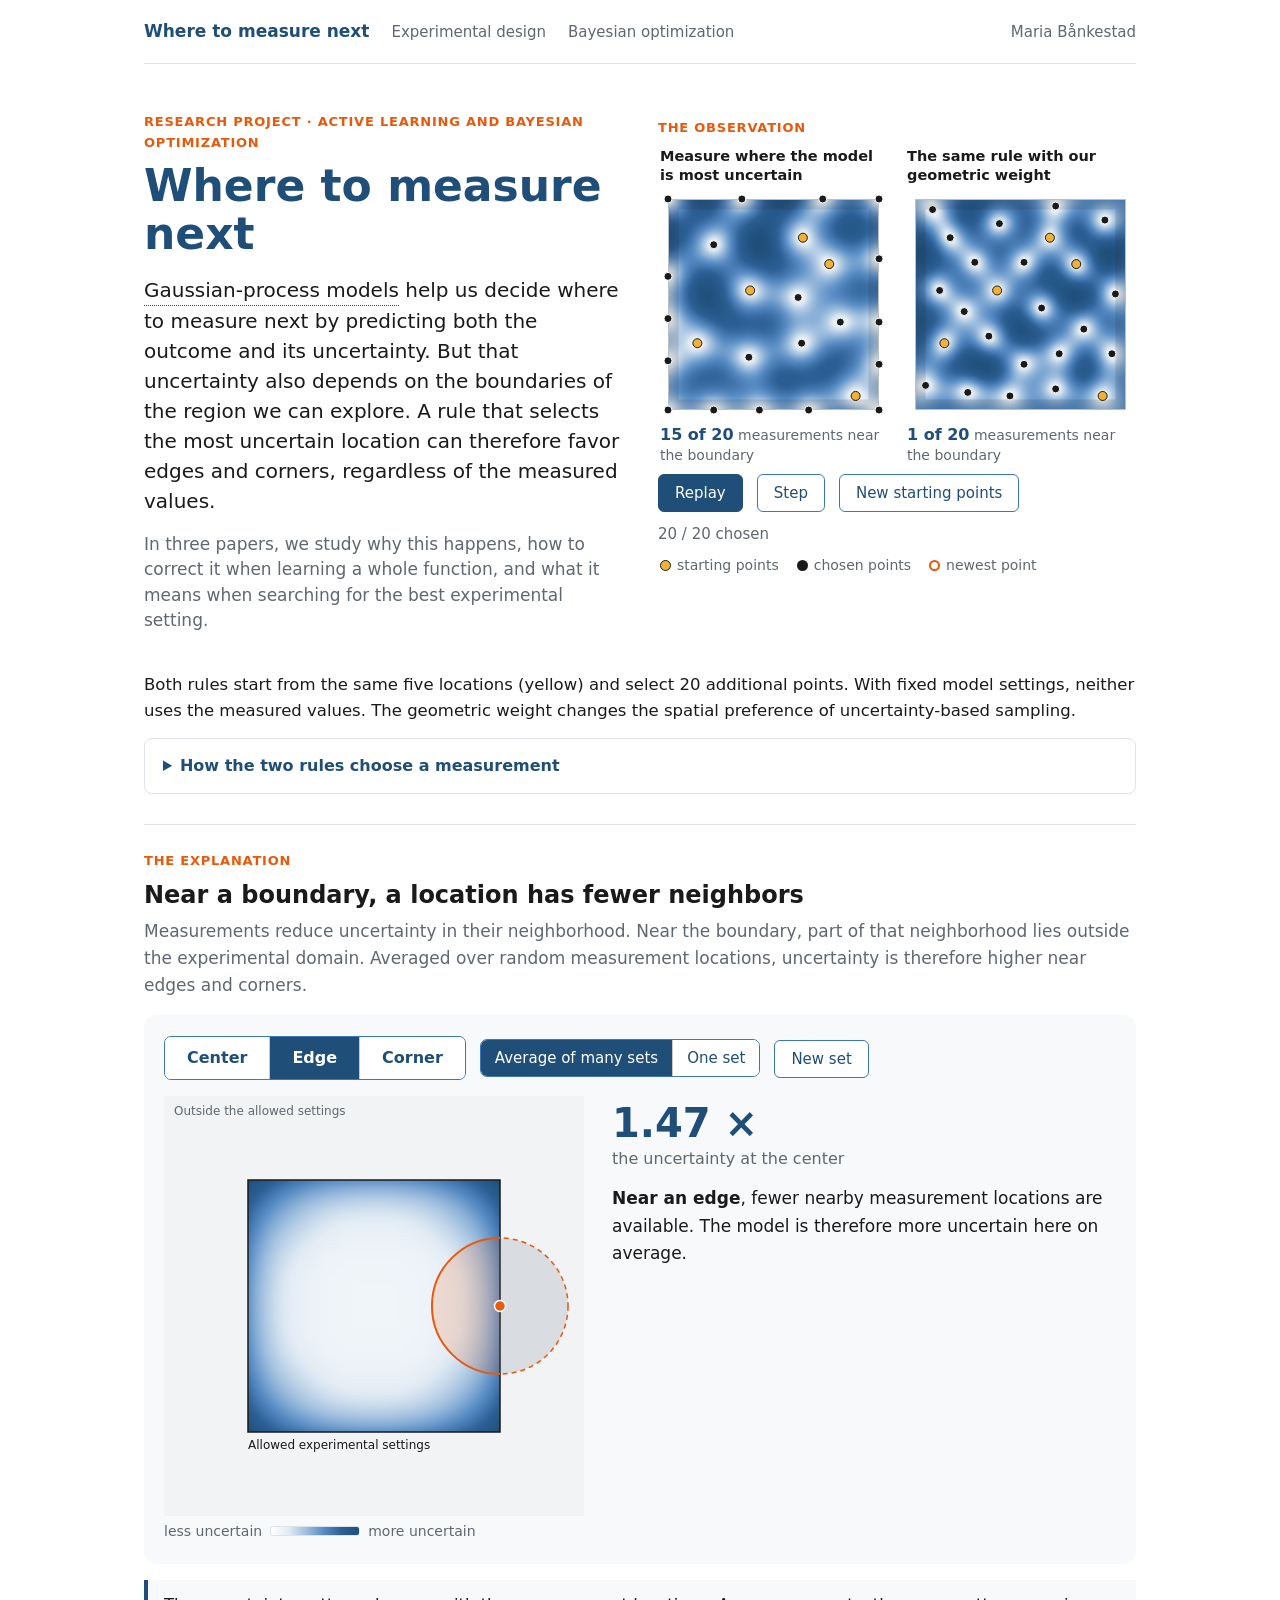
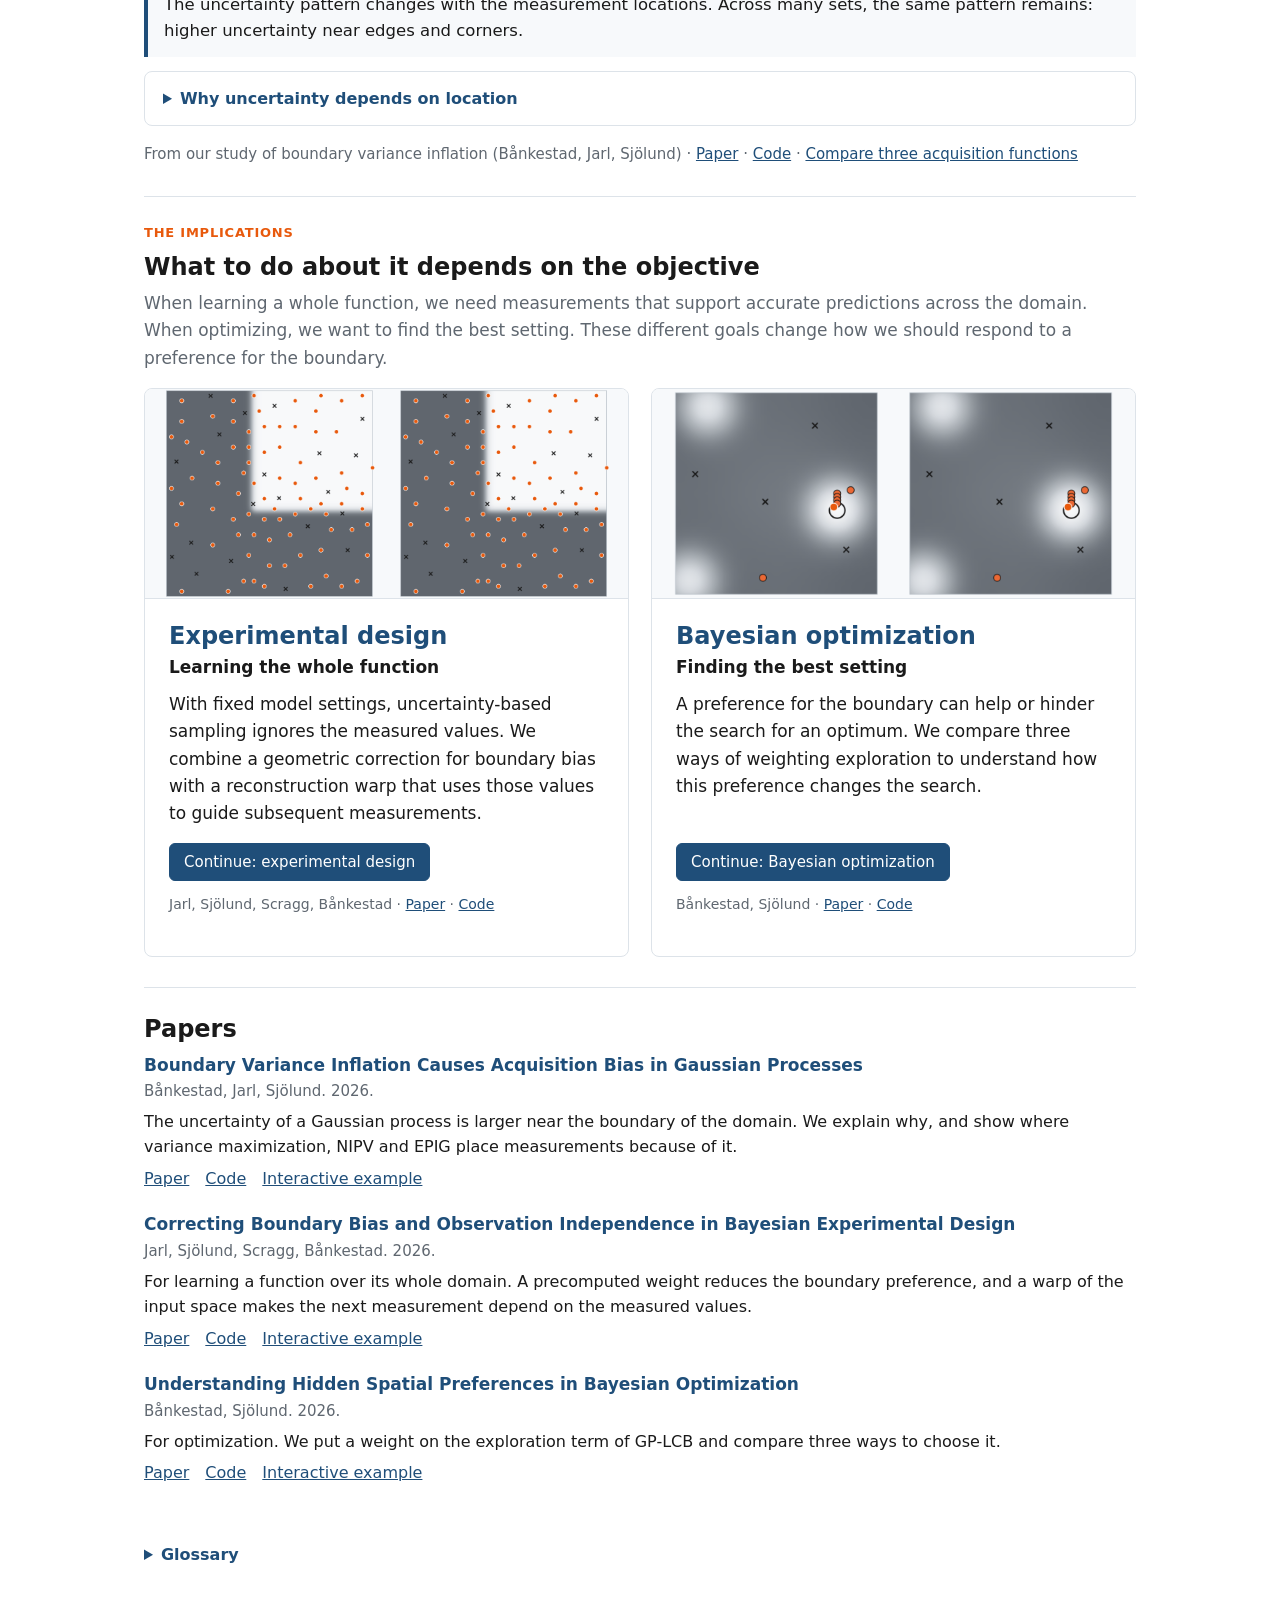
<file: docs/index.html>
<!doctype html>
<html lang="en-US">
<head>
<meta charset="utf-8">
<meta name="viewport" content="width=device-width, initial-scale=1">
<title>Where to measure next · research project</title>
<link rel="stylesheet" href="css/site.css">
</head>
<body>
<div class="page">
<nav class="top">
  <a class="brand" href="index.html">Where to measure next</a>
  <a href="design.html">Experimental design</a>
  <a href="bo.html">Bayesian optimization</a>
  <span class="spacer"></span>
  <a href="https://mariabankestad.github.io/">Maria Bånkestad</a>
</nav>
<header class="home opening">
  <div>
    <p class="eyebrow">Research project · Active learning and Bayesian optimization</p>
    <h1>Where to measure next</h1>
    <p class="lead">Gaussian-process models help us decide where to measure next by predicting both the outcome and
    its uncertainty. But that uncertainty also depends on the boundaries of the region we can explore. A rule that
    selects the most uncertain location can therefore favor edges and corners, regardless of the measured values.</p>
    <p class="lead-sub">In three papers, we study why this happens, how to correct it when learning a whole function,
    and what it means when searching for the best experimental setting.</p>
  </div>
  <figure class="mini" id="top-demo">
    <p class="eyebrow">The observation</p>
    <div class="sq-row n2">
      <div><p class="cap">Measure where the model is most uncertain</p><canvas class="s-plain"></canvas>
        <p class="under"><b class="s-plain-n"></b> measurements near the boundary</p></div>
      <div><p class="cap">The same rule with our geometric weight</p><canvas class="s-geo"></canvas>
        <p class="under"><b class="s-geo-n"></b> measurements near the boundary</p></div>
    </div>
    <div class="bar" style="margin-top:8px"><button class="main s-play">Replay</button><button class="s-step">Step</button><button class="s-seed">New starting points</button><span class="count s-count"></span></div>
    <div class="key"><span><i style="background:#f2b134;border:1px solid #1a1a1a"></i>starting points</span><span><i style="background:#1a1a1a"></i>chosen points</span><span><i class="o"></i>newest point</span></div>
  </figure>
</header>

<section class="story" id="observation">
  <p class="caption">Both rules start from the same five locations (yellow) and select 20 additional points. With
  fixed model settings, neither uses the measured values. The geometric weight changes the spatial preference of
  uncertainty-based sampling.</p>
  <details class="math">
    <summary>How the two rules choose a measurement</summary>
    <p>Let σ<sub>N</sub>(x) be the uncertainty after N measurements. The two scores are</p>
    <p class="eq">a(x) = σ<sub>N</sub>(x) &nbsp; and &nbsp; a(x) = g<sub>N</sub>(x) σ<sub>N</sub>(x).</p>
    <p>Both choose the location with the highest score. The geometric weight g<sub>N</sub> is smaller
    where uncertainty is systematically inflated. It is computed from reference measurement locations,
    without using their measured values.</p>
    <h3>Settings used here</h3>
    <p>Gaussian process with a Matérn-5/2 kernel and lengthscale 0.268 on the unit square, with negligible noise
    (10<sup>−8</sup>). We use the geometric weight from our optimization paper.
    Blue shows the score, and the next point is the best of a 61 × 61 grid. The five starting points
    are a scrambled Sobol sequence. The shaded band is closer than 0.05 to the boundary
    and occupies 19 % of the domain's area.</p>
  </details>
</section>

<section class="story" id="why">
  <p class="eyebrow">The explanation</p>
  <h2>Near a boundary, a location has fewer neighbors</h2>
  <p class="demo-text">Measurements reduce uncertainty in their neighborhood. Near the boundary, part of that
  neighborhood lies outside the experimental domain. Averaged over random measurement locations, uncertainty is
  therefore higher near edges and corners.</p>
  <div class="stage">
    <div class="bar" style="margin-top:0">
      <span class="seg big" id="why-pos" role="group" aria-label="Position of the marker"><button data-v="centre">Center</button><button data-v="edge">Edge</button><button data-v="corner">Corner</button></span>
      <span class="seg" id="why-view" role="group" aria-label="Which uncertainty to show"><button data-v="avg">Average of many sets</button><button data-v="one">One set</button></span>
      <button id="why-new">New set</button>
    </div>
    <div class="why">
      <p class="result"><b id="why-ratio"></b> <span id="why-ref"></span></p>
      <figure style="margin:0">
        <canvas class="sq" id="why-map" tabindex="0" role="img" aria-label="Map of the model's uncertainty over the allowed settings, with a movable circle. Use the arrow keys to move the circle."></canvas>
        <div class="scale" style="margin-top:4px">less uncertain <i class="blue"></i> more uncertain</div>
      </figure>
      <p class="say" id="why-say"></p>
    </div>
  </div>
  <p class="takeaway">The uncertainty pattern changes with the measurement locations. Across many sets, the same pattern remains: higher uncertainty near edges and corners.</p>
  <details class="math" id="why-more">
    <summary>Why uncertainty depends on location</summary>
    <p>For measurement locations X, a GP has posterior variance</p>
    <p class="eq">σ²(x) = k(x, x) − k(x, X)[K(X, X) + τ²I]<sup>−1</sup>k(X, x).</p>
    <p>The first term is the uncertainty before measuring. The second is the reduction from the
    measurements at X: it depends on their locations, the kernel k, and the noise variance τ².
    With these fixed, the measured values do not enter this expression.</p>
    <p>Near a boundary, there are fewer possible measurement locations nearby. Averaging over
    random sets X reveals the resulting increase in uncertainty. The map shows
    √E<sub>X</sub>[σ²(x)], rather than an average of the standard deviations.</p>
    <h3>Settings and cross-section</h3>
    <p>Gaussian process with a Matérn-5/2 kernel and noise variance 0.0025. We average the posterior variance over
    64 random measurement sets and the eight symmetries of the square.
    For one set, the map is the posterior standard deviation of that set, and
    the readout compares with its average over the domain.</p>
    <p>The influence of a measurement fades with distance; the circle has the radius of the lengthscale and is not a
    hard limit. <span id="why-share"></span> The axes can be read as two experimental settings, such as temperature
    and pressure. The chart shows the uncertainty along the dashed line through the marker.</p>
    <div class="controls" style="grid-template-columns:1fr 1fr">
      <div class="ctrl"><span>Number of measurements</span><output id="why-n-o"></output><input type="range" id="why-n" min="4" max="60" step="1" value="12" aria-label="Number of measurements"></div>
      <div class="ctrl"><span>Lengthscale</span><output id="why-ell-o"></output><input type="range" id="why-ell" min="0.1" max="0.35" step="0.01" value="0.27" aria-label="Lengthscale"></div>
    </div>
    <canvas class="chart" id="why-cut"></canvas>
  </details>
  <p class="from">From our study of boundary variance inflation (Bånkestad, Jarl, Sjölund) ·
    <a href="https://arxiv.org/abs/2606.07561">Paper</a> · <a href="https://github.com/mariabankestad/gp-boundary-bias">Code</a> ·
    <a href="design.html#boundary">Compare three acquisition functions</a></p>
</section>

<section class="story objectives">
  <p class="eyebrow">The implications</p>
  <h2>What to do about it depends on the objective</h2>
  <p class="demo-text">When learning a whole function, we need measurements that support accurate predictions
  across the domain. When optimizing, we want to find the best setting. These different goals change how we should
  respond to a preference for the boundary.</p>
  <main class="projects apps">
    <article>
      <div class="picture demo-shot"><img src="figures/card_design.png" alt="Measurements on a function with a sharp transition, and the reconstruction from them"></div>
      <div class="text">
        <h2>Experimental design</h2>
        <p class="goal">Learning the whole function</p>
        <p>With fixed model settings, uncertainty-based sampling ignores the measured values. We combine a geometric
        correction for boundary bias with a reconstruction warp that uses those values to guide subsequent
        measurements.</p>
        <div class="links"><a class="main" href="design.html">Continue: experimental design</a></div>
        <p class="from">Jarl, Sjölund, Scragg, Bånkestad · <a href="https://arxiv.org/abs/2602.01898">Paper</a> · <a href="https://github.com/DiffUse-AI/warp_gp">Code</a></p>
      </div>
    </article>
    <article>
      <div class="picture demo-shot"><img src="figures/card_bo.png" alt="Evaluations approaching the best basin of a landscape"></div>
      <div class="text">
        <h2>Bayesian optimization</h2>
        <p class="goal">Finding the best setting</p>
        <p>A preference for the boundary can help or hinder the search for an optimum. We compare three ways of
        weighting exploration to understand how this preference changes the search.</p>
        <div class="links"><a class="main" href="bo.html">Continue: Bayesian optimization</a></div>
        <p class="from">Bånkestad, Sjölund · <a href="https://arxiv.org/abs/2610.14696">Paper</a> · <a href="https://github.com/mariabankestad/spatial-bo">Code</a></p>
      </div>
    </article>
  </main>
</section>

<section class="pubs story" id="papers">
  <h2>Papers</h2>
  <ul class="papers">
    <li><b>Boundary Variance Inflation Causes Acquisition Bias in Gaussian Processes</b>
      <cite>Bånkestad, Jarl, Sjölund. 2026.</cite>
      <p>The uncertainty of a Gaussian process is larger near the boundary of the domain. We explain why, and show
      where variance maximization, NIPV and EPIG place measurements because of it.</p>
      <span><a href="https://arxiv.org/abs/2606.07561">Paper</a><a href="https://github.com/mariabankestad/gp-boundary-bias">Code</a><a href="design.html#boundary">Interactive example</a></span></li>
    <li><b>Correcting Boundary Bias and Observation Independence in Bayesian Experimental Design</b>
      <cite>Jarl, Sjölund, Scragg, Bånkestad. 2026.</cite>
      <p>For learning a function over its whole domain. A precomputed weight reduces the boundary preference, and a
      warp of the input space makes the next measurement depend on the measured values.</p>
      <span><a href="https://arxiv.org/abs/2602.01898">Paper</a><a href="https://github.com/DiffUse-AI/warp_gp">Code</a><a href="design.html">Interactive example</a></span></li>
    <li><b>Understanding Hidden Spatial Preferences in Bayesian Optimization</b>
      <cite>Bånkestad, Sjölund. 2026.</cite>
      <p>For optimization. We put a weight on the exploration term of GP-LCB and compare three ways to choose it.</p>
      <span><a href="https://arxiv.org/abs/2610.14696">Paper</a><a href="https://github.com/mariabankestad/spatial-bo">Code</a><a href="bo.html">Interactive example</a></span></li>
  </ul>
</section>

<details class="words">
  <summary>Glossary</summary>
  <dl>
    <dt>Gaussian process</dt><dd>A model that predicts a function from a few measurements and says how uncertain each prediction is.</dd>
    <dt>Kernel, lengthscale</dt><dd>The kernel says how strongly two points inform each other. The lengthscale sets how quickly this influence fades with distance.</dd>
    <dt>Acquisition function</dt><dd>A rule that uses the model to give every location a score. The next measurement goes where the score is highest.</dd>
    <dt>Experimental design</dt><dd>Choosing measurements to learn the whole function as well as possible.</dd>
    <dt>Bayesian optimization</dt><dd>Choosing evaluations to find the best value of the function.</dd>
    <dt>Boundary bias</dt><dd>The preference of an acquisition function for the edges of the domain, caused by the shape of the domain and not by the measured values.</dd>
  </dl>
</details>

</div>
<script src="data/fields.js"></script>
<script src="js/common.js"></script>
<script src="js/terms.js"></script>
<script src="js/gp.js"></script>
<script src="js/hero.js"></script>
</body>
</html>
</file>
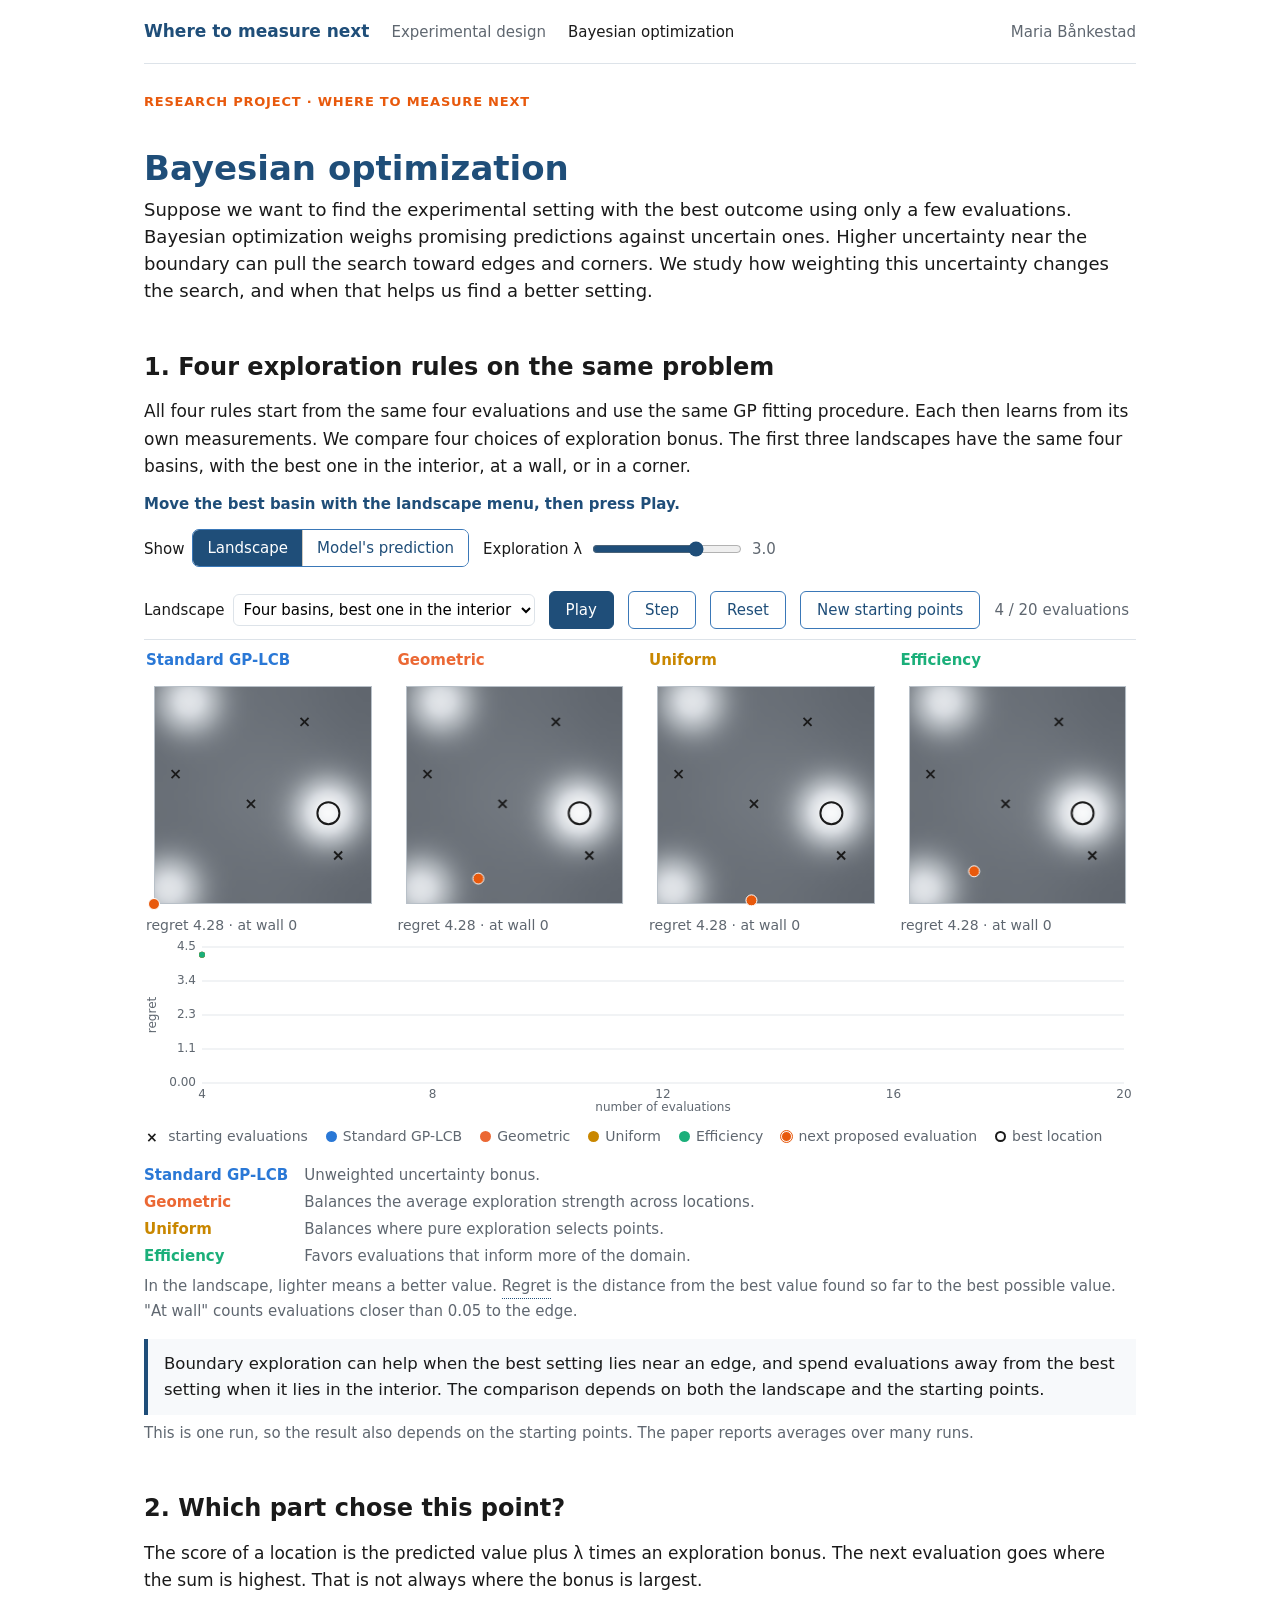
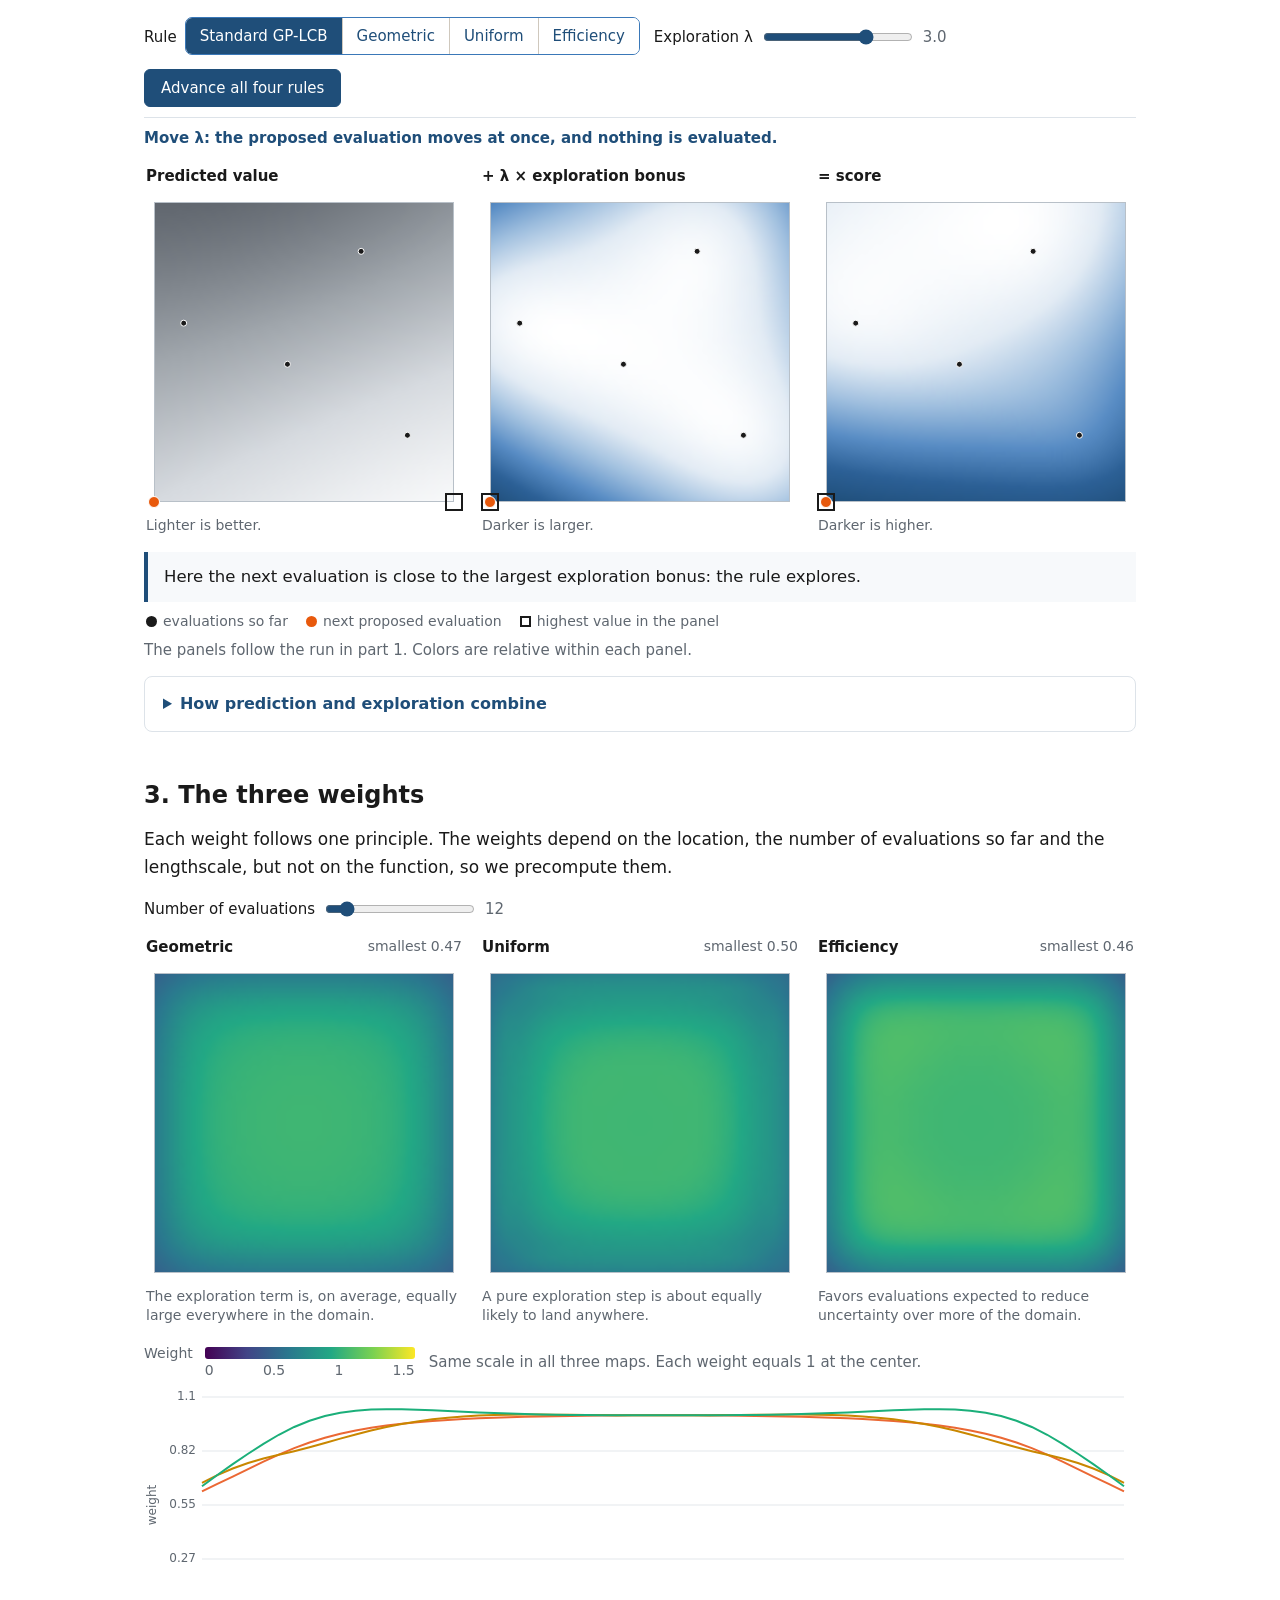
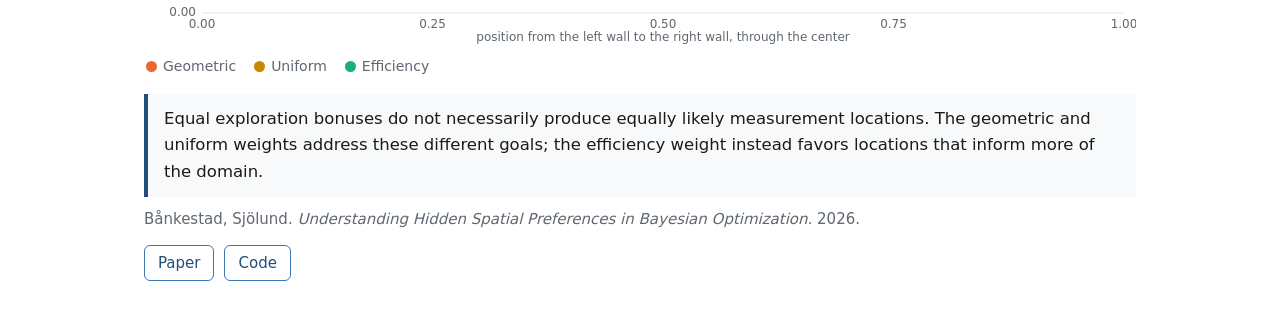
<file: docs/bo.html>
<!doctype html>
<html lang="en-US">
<head>
<meta charset="utf-8">
<meta name="viewport" content="width=device-width, initial-scale=1">
<title>Bayesian optimization</title>
<link rel="stylesheet" href="css/site.css">
</head>
<body>
<div class="page model">
<nav class="top">
  <a class="brand" href="index.html">Where to measure next</a>
  <a href="design.html">Experimental design</a>
  <a href="bo.html" class="current">Bayesian optimization</a>
  <span class="spacer"></span>
  <a href="https://mariabankestad.github.io/">Maria Bånkestad</a>
</nav>
<p class="eyebrow" style="margin-top:28px"><a href="index.html">Research project · Where to measure next</a></p>
<h1>Bayesian optimization</h1>
<p class="lead">Suppose we want to find the experimental setting with the best outcome using only a few evaluations.
Bayesian optimization weighs promising predictions against uncertain ones. Higher uncertainty near the boundary
can pull the search toward edges and corners. We study how weighting this uncertainty changes the search,
and when that helps us find a better setting.</p>

<section id="bo">
<h2>1. Four exploration rules on the same problem</h2>
<div class="explain">
  <p>All four rules start from the same four evaluations and use the same GP fitting procedure.
  Each then learns from its own measurements. We compare four choices of exploration bonus. The first three landscapes have the same four basins, with the best one in the interior, at a
  wall, or in a corner.</p>
</div>
<p class="hint">Move the best basin with the landscape menu, then press Play.</p>
<div class="bar" style="margin-top:10px">
  <label>Show <span class="seg" id="bo-view"><button data-v="landscape">Landscape</button><button data-v="mean">Model's prediction</button></span></label>
  <label>Exploration λ <input type="range" id="bo-lam" min="0.5" max="4" step="0.1" value="3"><output id="bo-lam-o"></output></label>
</div>
<div class="sticky">
  <div class="bar">
    <label>Landscape <select id="bo-fn"></select></label>
    <button class="main" id="bo-play">Play</button>
    <button id="bo-step">Step</button>
    <button id="bo-reset">Reset</button>
    <button id="bo-seed">New starting points</button>
    <span class="count" id="bo-count"></span>
  </div>
</div>
<div class="sq-row n4 tight">
  <figure><figcaption style="color:#2a78d6">Standard GP-LCB</figcaption><canvas id="bo-lcb"></canvas><p class="under" id="bo-lcb-o"></p></figure>
  <figure><figcaption style="color:#eb6834">Geometric</figcaption><canvas id="bo-geo"></canvas><p class="under" id="bo-geo-o"></p></figure>
  <figure><figcaption style="color:#c98700">Uniform</figcaption><canvas id="bo-uniform"></canvas><p class="under" id="bo-uniform-o"></p></figure>
  <figure><figcaption style="color:#1baf7a">Efficiency</figcaption><canvas id="bo-eff"></canvas><p class="under" id="bo-eff-o"></p></figure>
</div>
<div class="chart-wide tight">
  <canvas id="bo-regret"></canvas>
</div>
<div class="key"><span><i class="x">×</i> starting evaluations</span><span><i style="background:#2a78d6"></i>Standard GP-LCB</span><span><i style="background:#eb6834"></i>Geometric</span><span><i style="background:#c98700"></i>Uniform</span><span><i style="background:#1baf7a"></i>Efficiency</span><span><i style="background:#e8590c;border:1px solid #fff;outline:1px solid #e8590c"></i>next proposed evaluation</span><span><i class="o" style="border-color:#1a1a1a"></i>best location</span></div>
<dl class="rules">
  <dt style="color:#2a78d6">Standard GP-LCB</dt><dd>Unweighted uncertainty bonus.</dd>
  <dt style="color:#eb6834">Geometric</dt><dd>Balances the average exploration strength across locations.</dd>
  <dt style="color:#c98700">Uniform</dt><dd>Balances where pure exploration selects points.</dd>
  <dt style="color:#1baf7a">Efficiency</dt><dd>Favors evaluations that inform more of the domain.</dd>
</dl>
<p class="note">In the landscape, lighter means a better value. Regret is the distance from the best value found so far
to the best possible value. "At wall" counts evaluations closer than 0.05 to the edge.</p>

<p class="takeaway">Boundary exploration can help when the best setting lies near an edge, and spend evaluations
away from the best setting when it lies in the interior. The comparison depends on both the landscape and the starting points.</p>
<p class="note">This is one run, so the result also depends on the starting points. The paper reports averages over
many runs.</p>
</section>

<section id="parts">
<h2>2. Which part chose this point?</h2>
<div class="explain">
  <p>The score of a location is the predicted value plus λ times an exploration bonus. The next evaluation goes where
  the sum is highest. That is not always where the bonus is largest.</p>
</div>
<div class="sticky">
<div class="bar">
  <label>Rule <span class="seg" id="p-rule"><button data-v="0">Standard GP-LCB</button><button data-v="1">Geometric</button><button data-v="2">Uniform</button><button data-v="3">Efficiency</button></span></label>
  <label>Exploration λ <input type="range" id="p-lam" min="0.5" max="4" step="0.1" value="3"><output id="p-lam-o"></output></label>
  <button class="main" id="p-take">Advance all four rules</button>
</div>
</div>
<p class="hint">Move λ: the proposed evaluation moves at once, and nothing is evaluated.</p>
<div class="sq-row n3">
  <figure><figcaption class="op">Predicted value</figcaption><canvas id="p-mu"></canvas><p class="under">Lighter is better.</p></figure>
  <figure><figcaption class="op">+ λ × exploration bonus</figcaption><canvas id="p-e"></canvas><p class="under">Darker is larger.</p></figure>
  <figure><figcaption class="op">= score</figcaption><canvas id="p-a"></canvas><p class="under">Darker is higher.</p></figure>
</div>
<p class="takeaway" id="p-say"></p>
<div class="key"><span><i style="background:#1a1a1a"></i>evaluations so far</span><span><i style="background:#e8590c"></i>next proposed evaluation</span><span><i class="sqr"></i>highest value in the panel</span></div>
<p class="note">The panels follow the run in part 1. Colors are relative within each panel.</p>
<details class="math">
  <summary>How prediction and exploration combine</summary>
  <p class="eq">a(x) = μ(x) + λ · g<sub>N</sub>(x) / c · σ(x)</p>
  <p>We display the problem as maximization: larger outcomes are better. The usual lower-confidence-bound
  rule for minimization becomes the score above after reversing the sign of the objective.</p>
  <p>μ is the predicted value and σ the model's uncertainty. The weight g<sub>N</sub> depends on the location and on
  the number N of evaluations, and c is its average over the evaluated points. Standard GP-LCB has g = 1.</p>
  <p>Increasing λ gives uncertainty more influence. Changing g changes where that influence is strongest.
  Dividing by c keeps the weight's average over the evaluated points equal to one.</p>
  <p>All rules take μ from a Gaussian process whose lengthscale is fitted in every round. Standard GP-LCB takes σ
  from the same model. The weighted rules take σ from a kernel with a fixed reference lengthscale, the one the
  weights were computed for.</p>
</details>
</section>

<section id="fields">
<h2>3. The three weights</h2>
<div class="explain">
  <p>Each weight follows one principle. The weights depend on the location, the number of evaluations so far and the
  lengthscale, but not on the function, so we precompute them.</p>
</div>
<div class="bar">
  <label>Number of evaluations <input type="range" id="f-n" step="1" value="12"><output id="f-n-o"></output></label>
</div>
<div class="sq-row n3">
  <figure><figcaption>Geometric <span id="f-geo-o"></span></figcaption><canvas id="f-geo"></canvas>
    <p class="under">The exploration term is, on average, equally large everywhere in the domain.</p></figure>
  <figure><figcaption>Uniform <span id="f-uniform-o"></span></figcaption><canvas id="f-uniform"></canvas>
    <p class="under">A pure exploration step is about equally likely to land anywhere.</p></figure>
  <figure><figcaption>Efficiency <span id="f-eff-o"></span></figcaption><canvas id="f-eff"></canvas>
    <p class="under">Favors evaluations expected to reduce uncertainty over more of the domain.</p></figure>
</div>
<div class="bar">
  <div class="weight-legend" aria-label="Shared weight scale: 0, purple; 0.5, blue-green; 1, green; 1.5, yellow">
    <span>Weight</span><div><div class="weight-gradient"></div><div class="weight-ticks"><span>0</span><span>0.5</span><span>1</span><span>1.5</span></div></div>
  </div>
  <span class="note" style="margin:0">Same scale in all three maps. Each weight equals 1 at the center.</span>
</div>
<div class="chart-wide">
  <canvas id="f-cut"></canvas>
  <div class="key"><span><i style="background:#eb6834"></i>Geometric</span><span><i style="background:#c98700"></i>Uniform</span><span><i style="background:#1baf7a"></i>Efficiency</span></div>
</div>
<p class="takeaway">Equal exploration bonuses do not necessarily produce equally likely measurement locations.
The geometric and uniform weights address these different goals; the efficiency weight instead favors locations
that inform more of the domain.</p>
<p class="paper-ref">Bånkestad, Sjölund. <i>Understanding Hidden Spatial Preferences in Bayesian Optimization.</i> 2026.</p>
<div class="section-links"><a href="https://arxiv.org/abs/2610.14696">Paper</a><a href="https://github.com/mariabankestad/spatial-bo">Code</a></div>
</section>

</div>
<script src="data/fields.js"></script>
<script src="data/bo_data.js"></script>
<script src="js/common.js"></script>
<script src="js/terms.js"></script>
<script src="js/gp.js"></script>
<script src="js/bo.js"></script>
</body>
</html>
</file>
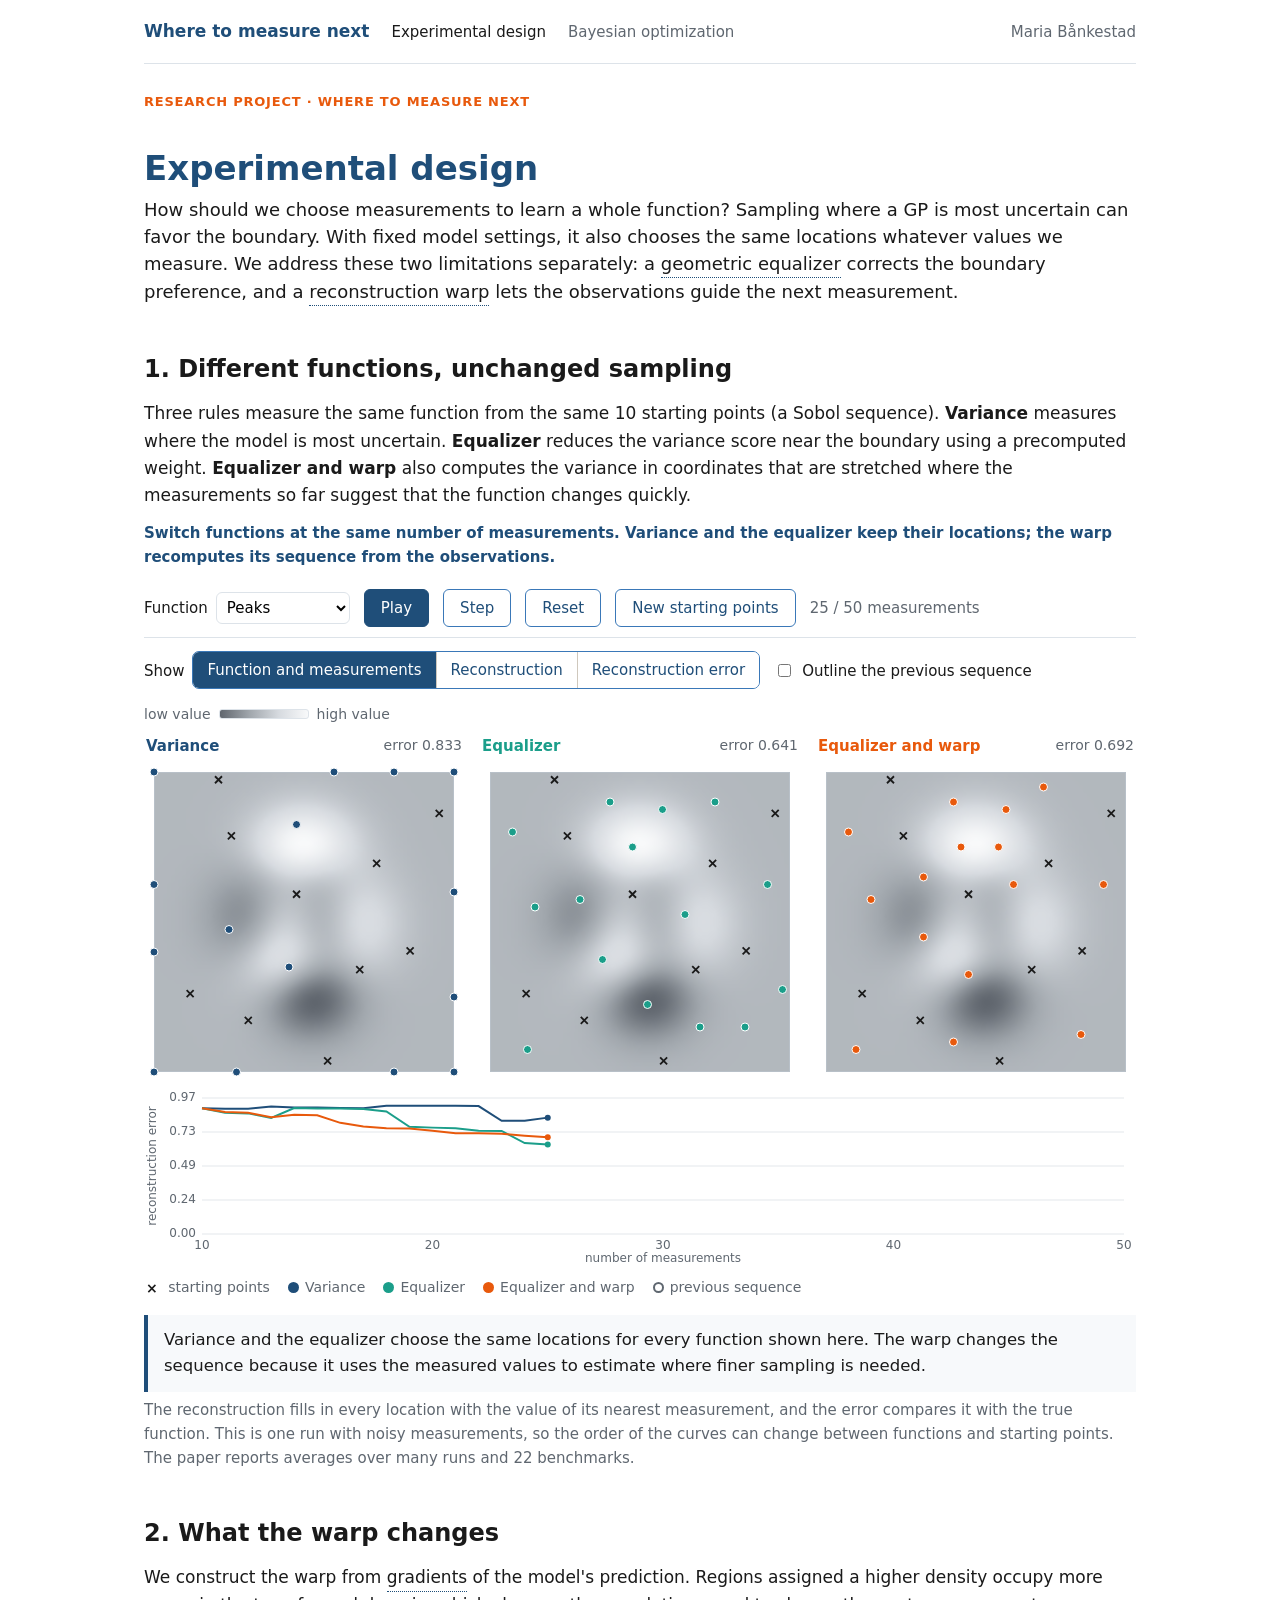
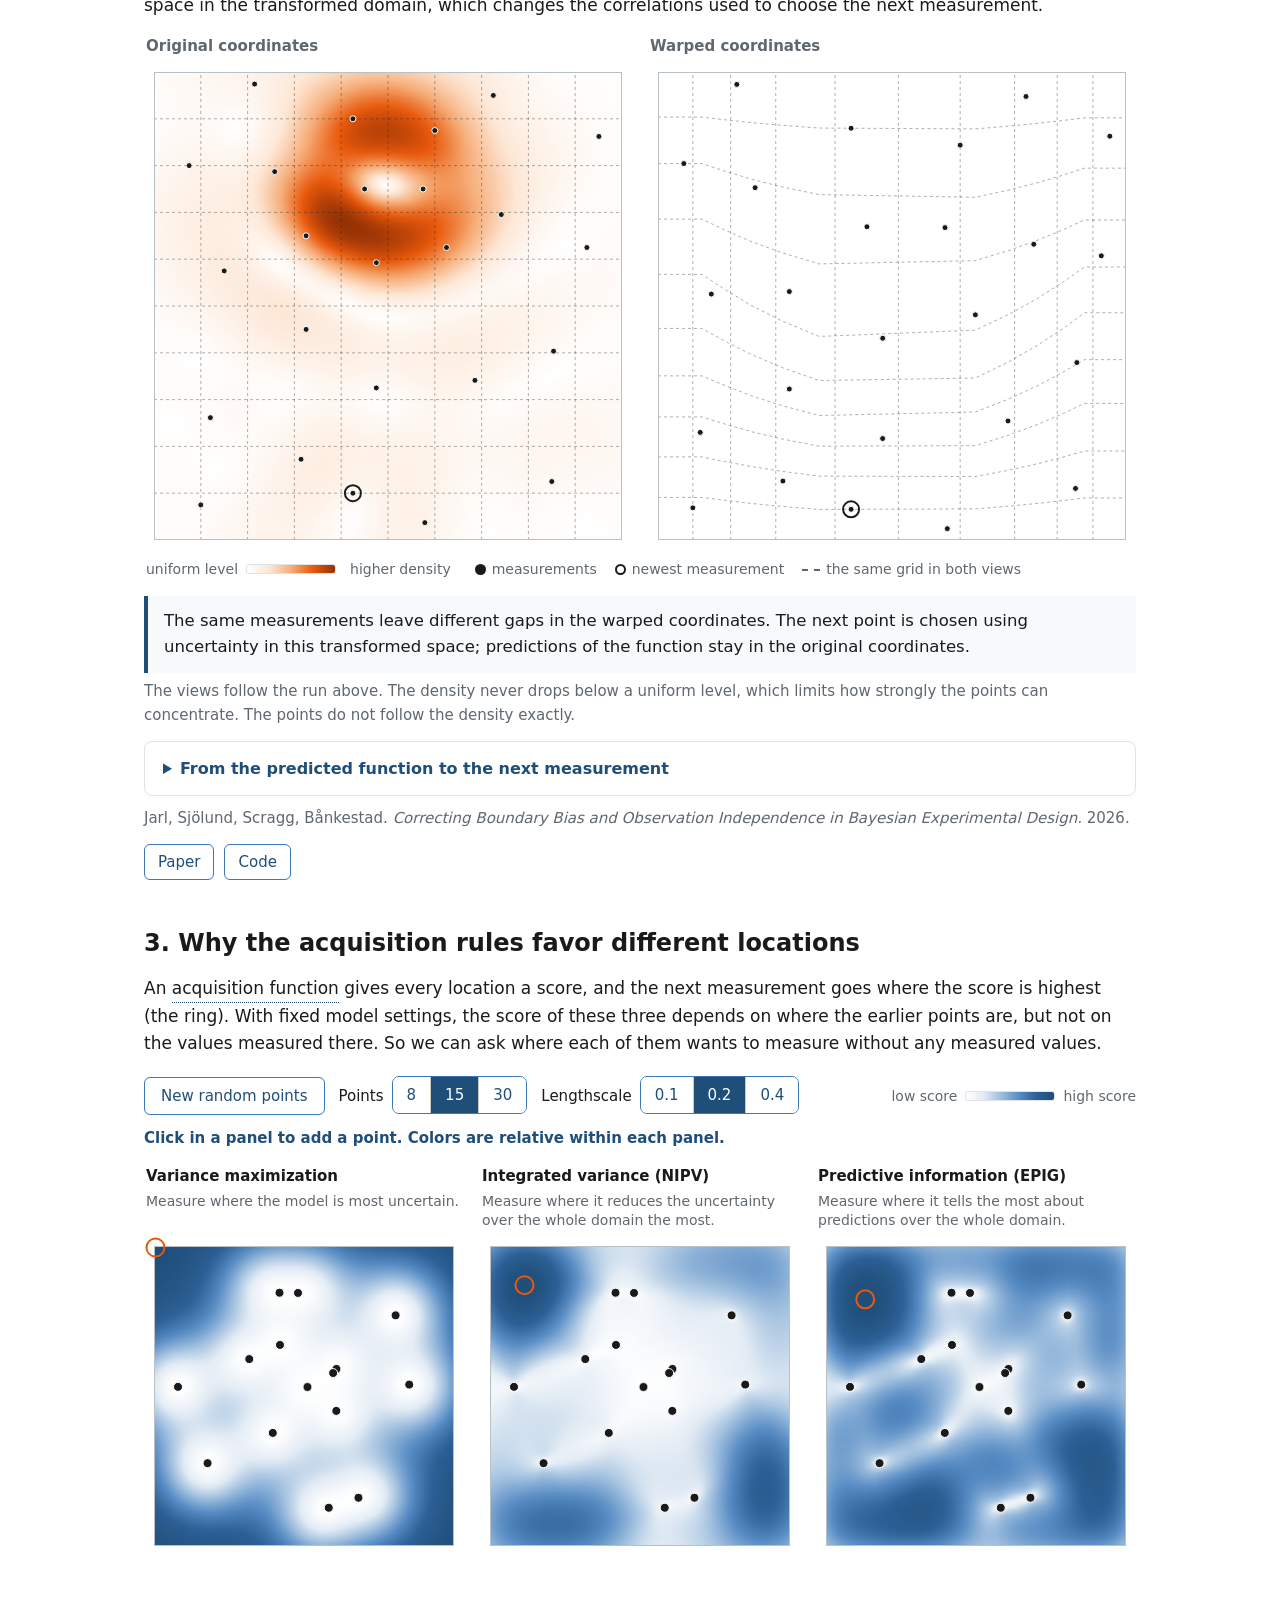
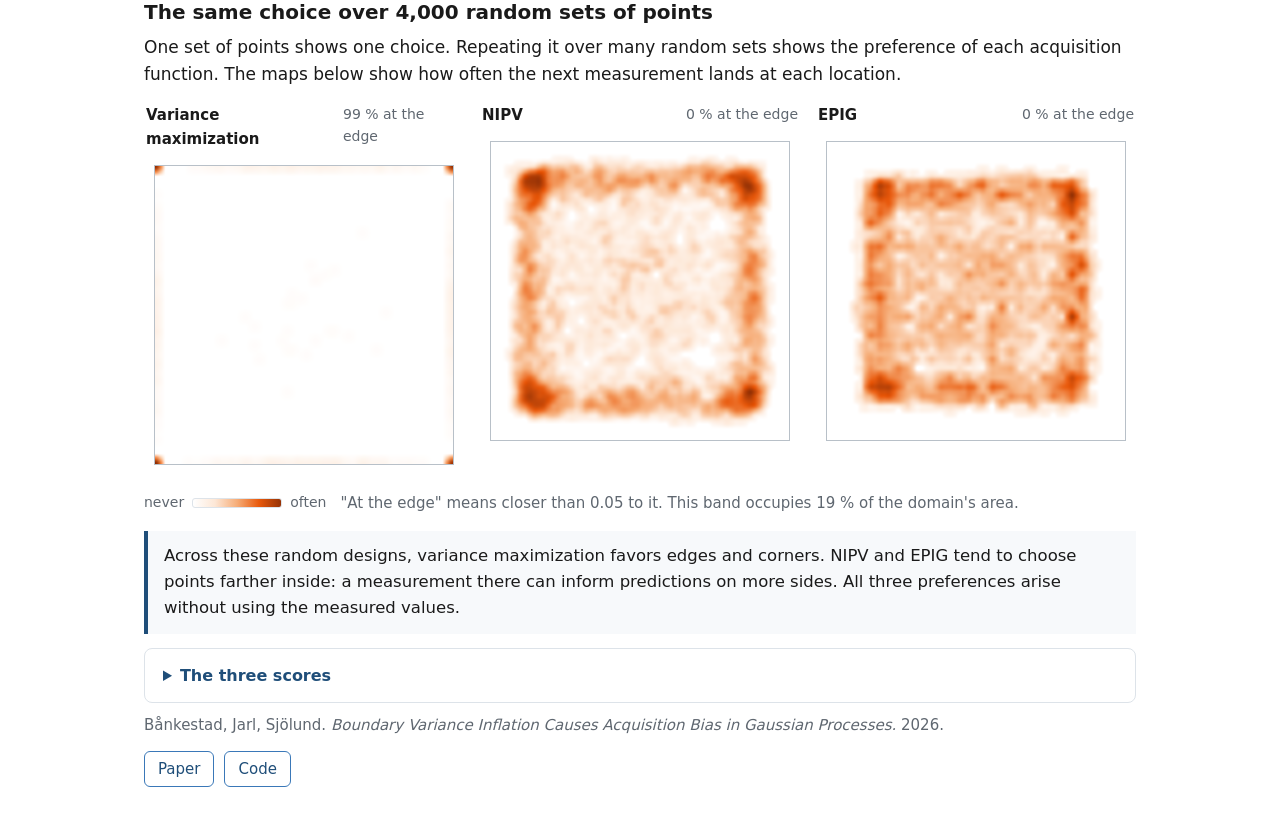
<file: docs/design.html>
<!doctype html>
<html lang="en-US">
<head>
<meta charset="utf-8">
<meta name="viewport" content="width=device-width, initial-scale=1">
<title>Experimental design</title>
<link rel="stylesheet" href="css/site.css">
</head>
<body>
<div class="page model">
<nav class="top">
  <a class="brand" href="index.html">Where to measure next</a>
  <a href="design.html" class="current">Experimental design</a>
  <a href="bo.html">Bayesian optimization</a>
  <span class="spacer"></span>
  <a href="https://mariabankestad.github.io/">Maria Bånkestad</a>
</nav>
<p class="eyebrow" style="margin-top:28px"><a href="index.html">Research project · Where to measure next</a></p>
<h1>Experimental design</h1>
<p class="lead">How should we choose measurements to learn a whole function? Sampling where a GP is most uncertain
can favor the boundary. With fixed model settings, it also chooses the same locations whatever values we measure.
We address these two limitations separately: a geometric equalizer corrects the boundary preference, and a
reconstruction warp lets the observations guide the next measurement.</p>

<section id="warp">
<h2>1. Different functions, unchanged sampling</h2>
<div class="explain">
  <p>Three rules measure the same function from the same 10 starting points (a Sobol sequence). <b>Variance</b> measures where the model
  is most uncertain. <b>Equalizer</b> reduces the variance score near the boundary using a precomputed weight. <b>Equalizer and warp</b> also computes the variance in coordinates that are stretched where the
  measurements so far suggest that the function changes quickly.</p>
</div>
<p class="hint">Switch functions at the same number of measurements. Variance and the equalizer keep their locations;
the warp recomputes its sequence from the observations.</p>
<div class="sticky">
  <div class="bar">
    <label>Function <select id="w-fn"></select></label>
    <button class="main" id="w-play">Play</button>
    <button id="w-step">Step</button>
    <button id="w-reset">Reset</button>
    <button id="w-seed">New starting points</button>
    <span class="count" id="w-count"></span>
  </div>
</div>
<div>
  <div class="bar" style="margin-top:10px">
    <label>Show <span class="seg" id="w-view"><button data-v="points">Function and measurements</button><button data-v="learned">Reconstruction</button><button data-v="error">Reconstruction error</button></span></label>
    <label><input type="checkbox" id="w-prev"> Outline the previous sequence</label>
    <span class="spacer"></span>
    <span class="scale" id="w-scale"></span>
  </div>
</div>
<div class="sq-row n3">
  <figure><figcaption style="color:#1f4e79">Variance <span id="w-eig-o"></span></figcaption><canvas id="w-eig"></canvas><p class="under state" id="w-eig-s"></p></figure>
  <figure><figcaption style="color:#1b9e8a">Equalizer <span id="w-eq-o"></span></figcaption><canvas id="w-eq"></canvas><p class="under state" id="w-eq-s"></p></figure>
  <figure><figcaption style="color:#e8590c">Equalizer and warp <span id="w-eq_warp-o"></span></figcaption><canvas id="w-eq_warp"></canvas><p class="under state" id="w-eq_warp-s"></p></figure>
</div>
<div class="chart-wide tight">
  <canvas id="w-err"></canvas>
</div>
<div class="key"><span><i class="x">×</i> starting points</span><span><i style="background:#1f4e79"></i>Variance</span><span><i style="background:#1b9e8a"></i>Equalizer</span><span><i style="background:#e8590c"></i>Equalizer and warp</span><span><i class="o" style="border-color:#5f6770"></i>previous sequence</span></div>
<p class="takeaway">Variance and the equalizer choose the same locations for every function shown here.
The warp changes the sequence because it uses the measured values to estimate where finer sampling is needed.</p>
<p class="note">The reconstruction fills in every location with the value of its nearest measurement, and the error
compares it with the true function. This is one run with noisy measurements, so the order of the curves can change
between functions and starting points. The paper reports averages over many runs and 22 benchmarks.</p>

<h2 id="warpview">2. What the warp changes</h2>
<div class="explain">
  <p>We construct the warp from gradients of the model's prediction. Regions assigned a higher density occupy more
  space in the transformed domain, which changes the correlations used to choose the next measurement.</p>
</div>
<div class="sq-row n2 pair">
  <figure><figcaption>Original coordinates</figcaption><canvas id="w-rho"></canvas></figure>
  <figure><figcaption>Warped coordinates</figcaption><canvas id="w-map"></canvas></figure>
</div>
<div class="key"><span class="scale">uniform level <i class="warm"></i> higher density</span><span><i style="background:#1a1a1a"></i>measurements</span><span><i class="o" style="border-color:#1a1a1a"></i>newest measurement</span><span><i class="dash"></i>the same grid in both views</span></div>
<p class="takeaway">The same measurements leave different gaps in the warped coordinates.
The next point is chosen using uncertainty in this transformed space; predictions of the function stay in the original coordinates.</p>
<p class="note">The views follow the run above. The density never drops below a uniform level, which limits how
strongly the points can concentrate. The points do not follow the density exactly.</p>
<details class="math">
  <summary>From the predicted function to the next measurement</summary>
  <p>First, we use the posterior mean μ to estimate where the function changes rapidly. In two dimensions,
  the unnormalized target density is</p>
  <p class="eq">ρ(x) = 1 + ‖∇μ(x)‖ / c.</p>
  <p>The gradient ∇μ describes the local change in the prediction; c is its root-mean-square magnitude
  over the domain. The constant 1 keeps a uniform component where the estimated gradient is small.</p>
  <p>Next, we construct a map T that approximately transports this density, after normalization, to a
  uniform density. Regions assigned more density occupy more area after transformation. We use T in the acquisition kernel:</p>
  <p class="eq">k<sub>T</sub>(x, x′) = k(T(x), T(x′)).</p>
  <p>Finally, we combine the posterior variance σ²<sub>T</sub> from this kernel with the geometric equalizer:</p>
  <p class="eq">a(x) = g<sub>N</sub>(x) σ²<sub>T</sub>(x), &nbsp;
  g<sub>N</sub>(x) = min(1, v<sub>N</sub>(center) / v<sub>N</sub>(x)).</p>
  <p>Here v<sub>N</sub> is the posterior variance averaged over reference designs of N points.
  The equalizer uses measurement locations, but not their values. The warp uses both.
  The next measurement maximizes a(x); the GP used to predict the function remains unchanged.</p>
</details>
<p class="paper-ref">Jarl, Sjölund, Scragg, Bånkestad. <i>Correcting Boundary Bias and Observation Independence in Bayesian Experimental Design.</i> 2026.</p>
<div class="section-links"><a href="https://arxiv.org/abs/2602.01898">Paper</a><a href="https://github.com/DiffUse-AI/warp_gp">Code</a></div>
</section>

<section id="boundary">
<h2>3. Why the acquisition rules favor different locations</h2>
<div class="explain">
  <p>An acquisition function gives every location a score, and the next measurement goes where the score is highest
  (the ring). With fixed model settings, the score of these three depends on where the earlier points are, but not on the
  values measured there. So we can ask where each of them wants to measure without any measured values.</p>
</div>
<div class="bar">
  <button id="b-new">New random points</button>
  <label>Points <span class="seg" id="b-n"><button data-v="8">8</button><button data-v="15">15</button><button data-v="30">30</button></span></label>
  <label>Lengthscale <span class="seg" id="b-ell"><button data-v="0.1">0.1</button><button data-v="0.2">0.2</button><button data-v="0.4">0.4</button></span></label>
  <span class="spacer"></span>
  <span class="scale">low score <i class="blue"></i> high score</span>
</div>
<p class="hint">Click in a panel to add a point. Colors are relative within each panel.</p>
<div class="sq-row n3">
  <figure><figcaption class="stack">Variance maximization</figcaption><span class="sub">Measure where the model is most uncertain.</span><canvas class="click" id="b-var"></canvas></figure>
  <figure><figcaption class="stack">Integrated variance (NIPV)</figcaption><span class="sub">Measure where it reduces the uncertainty over the whole domain the most.</span><canvas class="click" id="b-nipv"></canvas></figure>
  <figure><figcaption class="stack">Predictive information (EPIG)</figcaption><span class="sub">Measure where it tells the most about predictions over the whole domain.</span><canvas class="click" id="b-epig"></canvas></figure>
</div>
<h3>The same choice over 4,000 random sets of points</h3>
<div class="explain">
  <p>One set of points shows one choice. Repeating it over many random sets shows the preference of each
  acquisition function. The maps below show how often the next measurement lands at each location.</p>
</div>
<div class="sq-row n3">
  <figure><figcaption>Variance maximization <span id="b-var-e"></span></figcaption><canvas id="b-var-d"></canvas></figure>
  <figure><figcaption>NIPV <span id="b-nipv-e"></span></figcaption><canvas id="b-nipv-d"></canvas></figure>
  <figure><figcaption>EPIG <span id="b-epig-e"></span></figcaption><canvas id="b-epig-d"></canvas></figure>
</div>
<div class="bar"><span class="scale">never <i class="warm"></i> often</span>
  <span class="note" style="margin:0">"At the edge" means closer than 0.05 to it. This band occupies 19 % of the domain's area.</span></div>
<p class="takeaway">Across these random designs, variance maximization favors edges and corners.
NIPV and EPIG tend to choose points farther inside: a measurement there can inform predictions on more sides.
All three preferences arise without using the measured values.</p>
<details class="math">
  <summary>The three scores</summary>
  <p>The model has posterior variance σ²(x) and posterior covariance c(x, x′) after the measurements so far, and
  the noise variance is τ².</p>
  <p class="eq">Variance: a(x) = σ²(x)</p>
  <p class="eq">NIPV: a(x) = average over x′ of c(x, x′)² / (σ²(x) + τ²)</p>
  <p class="eq">EPIG: a(x) = average over x′ of −½ log(1 − ρ(x, x′)²)</p>
  <p class="eq">ρ(x, x′)² = c(x, x′)² / [(σ²(x) + τ²)(σ²(x′) + τ²)]</p>
  <p>NIPV measures the average reduction in predictive variance. EPIG measures the expected reduction in
  predictive entropy at one target x′, then averages over targets across the domain.
  Here ρ is the correlation between two observations with independent measurement noise.</p>
  <p>With fixed kernel and noise settings, none of these scores depends on the measured values. The paper has the derivations and the same maps for other
  kernels and dimensions.</p>
</details>
<p class="paper-ref">Bånkestad, Jarl, Sjölund. <i>Boundary Variance Inflation Causes Acquisition Bias in Gaussian Processes.</i> 2026.</p>
<div class="section-links"><a href="https://arxiv.org/abs/2606.07561">Paper</a><a href="https://github.com/mariabankestad/gp-boundary-bias">Code</a></div>
</section>

</div>
<script src="data/density.js"></script>
<script src="data/design_data.js"></script>
<script src="js/common.js"></script>
<script src="js/terms.js"></script>
<script src="js/gp.js"></script>
<script src="js/boundary.js"></script>
<script src="js/warp.js"></script>
</body>
</html>
</file>
<file: docs/css/site.css>
:root {
  --navy: #1f4e79;
  --blue: #3a78b8;
  --light: #7ea6cf;
  --pale: #e9eff5;
  --ink: #1a1a1a;
  --muted: #5f6770;
  --line: #dde3e9;
  --accent: #e8590c;
}
* { box-sizing: border-box; }
body {
  margin: 0;
  background: #fff;
  color: var(--ink);
  font: 17px/1.6 system-ui, -apple-system, "Segoe UI", Roboto, sans-serif;
}
.page { max-width: 1040px; margin: 0 auto; padding: 0 24px; }
a { color: var(--navy); }
header.home { padding: 48px 0 24px; }
header.home h1 { margin: 0 0 16px; color: var(--navy); font-size: 44px; line-height: 1.1; }
.lead { max-width: 720px; margin: 0; font-size: 20px; line-height: 1.5; }
.projects { display: grid; grid-template-columns: 1fr 1fr; gap: 28px; padding-bottom: 56px; }
article { display: flex; flex-direction: column; border: 1px solid var(--line); border-radius: 8px; overflow: hidden; }
.picture { display: flex; align-items: center; height: 250px; padding: 12px; background: #fff; border-bottom: 1px solid var(--line); }
.picture img { display: block; width: 100%; max-height: 100%; object-fit: contain; }
.text { display: flex; flex: 1; flex-direction: column; padding: 22px 24px 24px; }
article h2 { margin: 0 0 2px; font-size: 24px; line-height: 1.3; }
.lead-sub { max-width: 720px; margin: 16px 0 0; color: var(--muted); font-size: 17px; line-height: 1.5; }
.text p { margin: 0 0 16px; }
.links { display: flex; flex-wrap: wrap; gap: 10px; margin-top: auto; }
.links a { padding: 6px 14px; border: 1px solid var(--blue); border-radius: 6px; color: var(--navy); font-size: 15px; text-decoration: none; }
.links a.main { background: var(--navy); border-color: var(--navy); color: #fff; }
.links a:hover, .links a:focus-visible { background: var(--pale); }
.links a.main:hover, .links a.main:focus-visible { background: var(--blue); }
footer { padding: 24px 0 48px; border-top: 1px solid var(--line); color: var(--muted); font-size: 15px; }
nav.top { display: flex; align-items: center; gap: 22px; padding: 18px 0; border-bottom: 1px solid var(--line); font-size: 15px; }
nav.top a { text-decoration: none; color: var(--muted); }
nav.top a.brand { color: var(--navy); font-weight: 600; font-size: 17px; }
nav.top a.current { color: var(--ink); }
nav.top .spacer { flex: 1; }
.model h1 { margin: 36px 0 8px; color: var(--navy); font-size: 34px; line-height: 1.15; }
.model .lead { font-size: 18px; }
.model h2 { margin: 44px 0 12px; font-size: 24px; }
.note { margin: 6px 0 0; color: var(--muted); font-size: 15px; }
.model h3 { margin: 40px 0 6px; font-size: 20px; }
.controls { display: grid; grid-template-columns: 1fr 1fr 1fr; gap: 24px; margin-top: 18px; }
.ctrl { display: grid; grid-template-columns: 1fr auto; align-items: center; gap: 2px 10px; margin: 6px 0 10px; font-size: 15px; }
.ctrl output { color: var(--muted); font-variant-numeric: tabular-nums; }
.ctrl input[type=range] { grid-column: 1 / -1; width: 100%; accent-color: var(--navy); }
.pair { display: grid; grid-template-columns: 1fr 1fr 1.3fr; gap: 20px; margin-top: 20px; }
.pair figure { margin: 0; min-width: 0; }
.pair img { display: block; width: 100%; border: 1px solid var(--line); border-radius: 8px; }
.pair figcaption { margin-top: 6px; font-size: 14px; color: var(--muted); text-align: center; }
@media (max-width: 800px) {
  .page { padding: 0 16px; }
  header.home { padding: 44px 0 28px; }
  header.home h1 { font-size: 36px; }
  .lead { font-size: 18px; }
  .projects { grid-template-columns: 1fr; }
  .picture { height: auto; }
  .model h1 { font-size: 28px; }
  .controls { grid-template-columns: 1fr; gap: 8px; }
  .pair { grid-template-columns: 1fr 1fr; }
}
.seg { display: flex; margin: 3px 0 4px; border: 1px solid #cfc8bd; border-radius: 6px; overflow: hidden; }
.seg button { flex: 1; padding: 1px 0; border: 0; background: #fff; font: inherit; font-size: 15px; cursor: pointer; color: var(--ink); }
.seg button + button { border-left: 1px solid #cfc8bd; }
.seg button.on { background: var(--cond); color: #fff; }
.words { padding: 0 0 48px; }
.words h2 { margin: 0 0 12px; font-size: 20px; }
.words dl { display: grid; grid-template-columns: max-content 1fr; gap: 6px 22px; margin: 0; font-size: 16px; }
.words dt { font-weight: 600; }
.words dd { margin: 0; color: var(--ink); }
@media (max-width: 800px) {
  .words dl { grid-template-columns: 1fr; gap: 0; }
  .words dd { margin-bottom: 8px; }
}
@media (max-width: 860px) {
  nav.top { flex-wrap: wrap; gap: 8px 16px; }
}
.demo-text { max-width: 760px; margin: 0 0 4px; color: var(--muted); }
.sq-row { display: grid; gap: 16px; margin-top: 14px; }
.sq-row.n2 { grid-template-columns: 1fr 1fr; }
.sq-row.n3 { grid-template-columns: repeat(3, 1fr); }
.sq-row.n4 { grid-template-columns: repeat(4, 1fr); }
.sq-row figure { margin: 0; min-width: 0; }
.sq-row figcaption { display: flex; justify-content: space-between; gap: 8px; margin: 0 2px 4px; font-size: 15px; font-weight: 600; }
.sq-row figcaption span { color: var(--muted); font-weight: 400; font-size: 14px; font-variant-numeric: tabular-nums; }
.sq-row canvas { display: block; width: 100%; aspect-ratio: 1; cursor: default; }
.sq-row canvas.click { cursor: crosshair; }
.sq-row .under { margin: 4px 2px 0; color: var(--muted); font-size: 14px; line-height: 1.4; }
.bar { display: flex; flex-wrap: wrap; align-items: center; gap: 10px 14px; margin-top: 16px; font-size: 15px; }
.bar button { padding: 6px 16px; border: 1px solid var(--blue); border-radius: 6px; background: #fff; color: var(--navy); font: inherit; font-size: 15px; cursor: pointer; }
.bar button.main { background: var(--navy); border-color: var(--navy); color: #fff; }
.bar button:hover { background: var(--pale); }
.bar button.main:hover { background: var(--blue); }
.bar select { font: inherit; font-size: 15px; padding: 5px 6px; border: 1px solid var(--line); border-radius: 6px; background: #fff; }
.bar label { display: inline-flex; align-items: center; gap: 8px; }
.bar input[type=range] { width: 150px; accent-color: var(--navy); }
.bar output { min-width: 34px; color: var(--muted); font-variant-numeric: tabular-nums; }
.bar .count { color: var(--muted); font-variant-numeric: tabular-nums; }
.bar .spacer { flex: 1; }
.chart-wide canvas { display: block; width: 100%; height: 260px; margin-top: 6px; }
.key { display: flex; flex-wrap: wrap; gap: 4px 18px; margin: 8px 2px 0; color: var(--muted); font-size: 14px; }
.key i { display: inline-block; width: 11px; height: 11px; margin-right: 6px; border-radius: 50%; vertical-align: -1px; }
.key i.x { width: auto; height: auto; border-radius: 0; font-style: normal; font-weight: 700; color: var(--ink); }
.key i.o { background: none; border: 2px solid var(--accent); }
.explain { max-width: 760px; }
.explain p { margin: 0 0 12px; }
.paper-ref { margin: 10px 0 0; color: var(--muted); font-size: 15px; }
.section-links { display: flex; flex-wrap: wrap; gap: 10px; margin: 14px 0 0; }
.section-links a { padding: 5px 13px; border: 1px solid var(--blue); border-radius: 6px; color: var(--navy); font-size: 15px; text-decoration: none; }
.section-links a:hover { background: var(--pale); }
@media (max-width: 860px) {
  .sq-row.n3 { grid-template-columns: 1fr; }
  .sq-row.n4 { grid-template-columns: 1fr 1fr; }
  .sq-row.n3 canvas { max-width: 420px; }
}
@media (max-width: 520px) {
  .sq-row.n2 { grid-template-columns: 1fr; }
}
.seg { display: inline-flex; border: 1px solid var(--blue); border-radius: 7px; overflow: hidden; }
.seg button { padding: 6px 14px; border: 0; border-left: 1px solid var(--blue); border-radius: 0; background: #fff; color: var(--navy); font: inherit; font-size: 15px; cursor: pointer; }
.seg button:first-child { border-left: 0; }
.seg button.on { background: var(--navy); color: #fff; }
.bar .seg button:hover { background: var(--pale); }
.bar .seg button.on:hover { background: var(--navy); }
.scale { display: inline-flex; align-items: center; gap: 8px; color: var(--muted); font-size: 14px; }
.scale i { display: inline-block; width: 90px; height: 10px; border-radius: 3px; border: 1px solid var(--line); }
.scale i.blue { background: linear-gradient(90deg, #fff, #e2ebf4, #9ebede, #588cc4, #2c6096, #1f4e79); }
.scale i.warm { background: linear-gradient(90deg, #fff, #fde7d6, #f6ad78, #e8590c, #963205); }
.scale i.grey { background: linear-gradient(90deg, #60666e, #a0a6ac, #d6dadf, #f8f9fa); }
.why { display: grid; grid-template-columns: 380px 1fr; gap: 28px; align-items: start; margin-top: 14px; }
.why canvas.sq { display: block; width: 100%; aspect-ratio: 1; cursor: grab; touch-action: none; }
.why canvas.chart { display: block; width: 100%; height: 210px; }
.say { margin: 0 0 10px; font-size: 16.5px; min-height: 52px; }
.sub { display: block; margin: 0 2px 6px; color: var(--muted); font-size: 14px; font-weight: 400; line-height: 1.35; min-height: 38px; }
.sq-row figcaption.stack { display: block; }
.takeaway { margin: 16px 0 0; padding: 12px 16px; border-left: 4px solid var(--navy); background: #f7f9fb; max-width: 760px; font-size: 16.5px; }
.picture.demo-shot { padding: 0; height: 210px; background: #f7f9fb; }
.picture.demo-shot img { object-fit: cover; height: 100%; }
@media (max-width: 860px) {
  .why { grid-template-columns: 1fr; }
  .why canvas.sq { max-width: 420px; }
}
.why { grid-template-columns: 440px 1fr; }
details { margin-top: 14px; max-width: 760px; }
details summary { cursor: pointer; color: var(--navy); font-weight: 600; font-size: 16px; }
details.math p { margin: 10px 0 0; }
details.math .eq { margin: 8px 0 0 14px; font-family: Georgia, "Times New Roman", serif; font-size: 17px; }
.pubs { padding: 0 0 36px; }
.pubs h2 { margin: 0 0 10px; font-size: 20px; }
.pubs ul { margin: 0; padding-left: 20px; font-size: 16px; }
.pubs li { margin-bottom: 8px; }
.pubs a { margin-left: 8px; }
.sq-row .under.state { color: var(--ink); min-height: 40px; }
.sq-row figcaption.op { justify-content: flex-start; }
canvas:focus-visible { outline: 2px solid var(--accent); outline-offset: 2px; }
@media (max-width: 860px) {
  .why { grid-template-columns: 1fr; }
}
.seg button { white-space: nowrap; }
.sq-row.n2 { grid-template-columns: minmax(0, 1fr) minmax(0, 1fr); }
@media (max-width: 700px) {
  .seg { flex-wrap: wrap; }
}
@media (max-width: 520px) {
  .sq-row.n2 { grid-template-columns: 1fr; }
}
.hint { margin: 8px 0 0; color: var(--navy); font-size: 15px; font-weight: 600; }
.key i.dash { width: 18px; height: 0; border-radius: 0; background: none; border-top: 2px dashed #5f6770; vertical-align: 3px; }
.key i.sqr { border-radius: 0; background: none; border: 2px solid #1a1a1a; }
.key .scale { margin-right: 6px; }
.sq-row.pair { max-width: 860px; }
details.words { margin: 0 0 36px; max-width: none; }
details.words dl { margin-top: 12px; }
.bar input[type=checkbox] { accent-color: var(--navy); }
.model h2[id] { scroll-margin-top: 12px; }
@media (max-width: 700px) {
  .bar label { flex-wrap: wrap; max-width: 100%; }
  .seg { max-width: 100%; }
  .seg button { white-space: normal; }
}
.opening { display: grid; grid-template-columns: 1fr 1.05fr; gap: 36px; align-items: center; }
.opening .lead { max-width: none; }
.mini .sq-row { margin-top: 0; }
.mini .under b { color: var(--navy); font-size: 16px; }
.stage { margin-top: 16px; padding: 18px 20px 20px; border-radius: 12px; background: #f7f9fb; }
.stage .why { margin-top: 12px; }
.seg.big button { padding: 8px 22px; font-size: 16px; font-weight: 600; }
.objectives { padding-bottom: 30px; border-bottom: 1px solid var(--line); margin-bottom: 30px; }
.objectives > h2 { margin: 0 0 6px; font-size: 22px; }
.projects.apps { grid-template-columns: 1fr 1fr; gap: 22px; margin-top: 16px; padding: 0; }
.projects.apps article h2 { font-size: 20px; }
@media (max-width: 860px) {
  .opening, .projects.apps { grid-template-columns: 1fr; }
}
.mini .sq-row.n2 { grid-template-columns: minmax(0, 1fr) minmax(0, 1fr); }
@media (max-width: 520px) {
  .stage { padding: 14px 12px 16px; }
}
.eyebrow { margin: 0 0 8px; font-size: 13px; font-weight: 600; letter-spacing: 0.06em; text-transform: uppercase; color: var(--accent); }
.eyebrow a { color: inherit; text-decoration: none; }
.eyebrow a:hover { text-decoration: underline; }
.opening { align-items: start; grid-template-columns: 1fr 1fr; }
.opening .lead-sub { max-width: none; }
figure.mini { margin: 6px 0 0; }
.mini .cap { margin: 0 2px 4px; font-size: 14.5px; font-weight: 600; line-height: 1.3; min-height: 38px; }
.mini canvas { display: block; width: 100%; aspect-ratio: 1; }
.story { padding: 26px 0 30px; border-top: 1px solid var(--line); }
.story > h2 { margin: 0 0 8px; font-size: 24px; line-height: 1.25; }
#observation { border-top: 0; padding-top: 0; }
.from { margin: 16px 0 0; font-size: 15px; color: var(--muted); }
.text .from { margin-top: 12px; font-size: 14px; }
details.math .controls { margin-top: 10px; }
details.math canvas.chart { display: block; width: 100%; height: 210px; }
.objectives { border-bottom: 0; margin-bottom: 0; }
.pubs.story { padding-bottom: 36px; }
@media (max-width: 860px) {
  .opening { grid-template-columns: 1fr; }
}
.caption { max-width: 860px; margin: 14px 0 0; font-size: 16.5px; }
.stage .why { display: grid; grid-template-columns: 420px 1fr; grid-template-areas: "fig result" "fig say"; grid-template-rows: auto 1fr; gap: 6px 28px; align-items: start; }
.stage .why figure { grid-area: fig; }
.result { grid-area: result; margin: 4px 0 0; font-size: 16px; color: var(--muted); }
.result b { display: block; font-size: 40px; line-height: 1.15; color: var(--navy); font-variant-numeric: tabular-nums; }
.stage .say { grid-area: say; margin: 8px 0 0; font-size: 17px; min-height: 0; }
@media (max-width: 860px) {
  .stage .why { grid-template-columns: 1fr; grid-template-areas: "result" "fig" "say"; gap: 6px; }
  .result { margin: 0; font-size: 14px; }
  .result b { display: inline; font-size: 24px; margin-right: 4px; }
  .stage .why canvas.sq { max-width: 330px; }
  .stage .say { font-size: 15.5px; margin-top: 4px; }
  .stage .seg.big button { padding: 6px 14px; font-size: 15px; }
}
@media (max-width: 520px) {
  #why-view button { white-space: nowrap; padding: 6px 10px; }
}
.sticky { position: sticky; top: 0; z-index: 5; margin: 12px -12px 0; padding: 8px 12px 10px; background: rgba(255,255,255,0.96); border-bottom: 1px solid var(--line); }
.sticky .bar { margin-top: 0; }
.sticky .bar + .bar { margin-top: 8px; }
@media (max-width: 700px) {
  .sticky .bar { gap: 6px 8px; }
  .sticky button, .sticky select { padding: 4px 9px; font-size: 14px; }
  .sticky .scale, .sticky label:has(#w-prev) { display: none; }
}
.chart-wide.tight canvas { height: 180px; margin-top: 2px; }
#warp .sq-row .under.state { min-height: 0; margin-bottom: 0; }
#warp .sq-row.n3 { margin-top: 8px; }
.projects.apps article h2 { font-size: 24px; color: var(--navy); margin-bottom: 2px; }
.projects.apps .goal { margin: 0 0 10px; font-size: 17px; font-weight: 600; color: var(--ink); }
.papers { margin: 12px 0 0; padding: 0; list-style: none; max-width: 820px; }
.papers li { margin: 0 0 20px; font-size: 16px; }
.papers b { display: block; font-size: 17px; color: var(--navy); }
.papers cite { display: block; font-style: normal; color: var(--muted); font-size: 15px; }
.papers p { margin: 6px 0; }
.papers span { display: flex; gap: 16px; }
.papers span a { margin: 0; }
.sq-row.tight { margin-top: 8px; gap: 14px; }
.sq-row.tight .under { margin-top: 2px; }
.rules { display: grid; grid-template-columns: max-content 1fr; gap: 3px 16px; margin: 14px 0 0; font-size: 15px; max-width: 760px; }
.rules dt { font-weight: 600; }
.rules dd { margin: 0; color: var(--muted); }
#parts .sq-row.n3 { max-width: 980px; }

/* Shared section edges; short paragraphs stay readable without narrowing the boxes. */
.page > .lead, .demo-text, .explain, .caption, .takeaway, details.math,
.sq-row.pair, #parts .sq-row.n3, .rules, .papers { max-width: none; }
.pubs ul.papers { padding-left: 0; }
.sticky { margin-left: 0; margin-right: 0; padding-left: 0; padding-right: 0; }
.math { padding: 14px 18px; border: 1px solid var(--line); border-radius: 8px; }
.math h3, .model .math h3 { margin: 18px 0 6px; font-size: 16px; }
.math .eq { overflow-x: auto; padding-bottom: 4px; }
.page { padding-bottom: 40px; }
.term { display: inline; padding: 0; border: 0; border-bottom: 1px dotted var(--navy);
  background: none; color: inherit; font: inherit; line-height: inherit; text-align: inherit; cursor: help; }
.term:hover, .term:focus-visible { color: var(--navy); background: var(--pale); }
.term:focus-visible { outline: 2px solid var(--blue); outline-offset: 3px; }
.term-tooltip { position: fixed; z-index: 20; width: max-content; max-width: min(330px, calc(100vw - 24px));
  padding: 12px 14px; border: 1px solid var(--line); border-radius: 7px; background: #fff;
  box-shadow: 0 4px 18px #1f4e7926; color: var(--ink); font-size: 15px; line-height: 1.5; }
@media (max-width: 520px) {
  .rules { grid-template-columns: 1fr; gap: 2px; }
  .rules dd { margin-bottom: 8px; }
  .math { padding: 12px; }
}

.weight-legend { display: flex; align-items: flex-start; gap: 12px; color: var(--muted); font-size: 14px; }
.weight-legend > div { width: 210px; }
.weight-gradient { height: 12px; margin-top: 5px; border-radius: 3px; background: linear-gradient(90deg, rgb(68,1,84), rgb(65,68,135), rgb(42,120,142), rgb(34,168,132), rgb(122,209,81), rgb(253,231,37)); }
.weight-ticks { display: flex; justify-content: space-between; font-variant-numeric: tabular-nums; }
</file>
